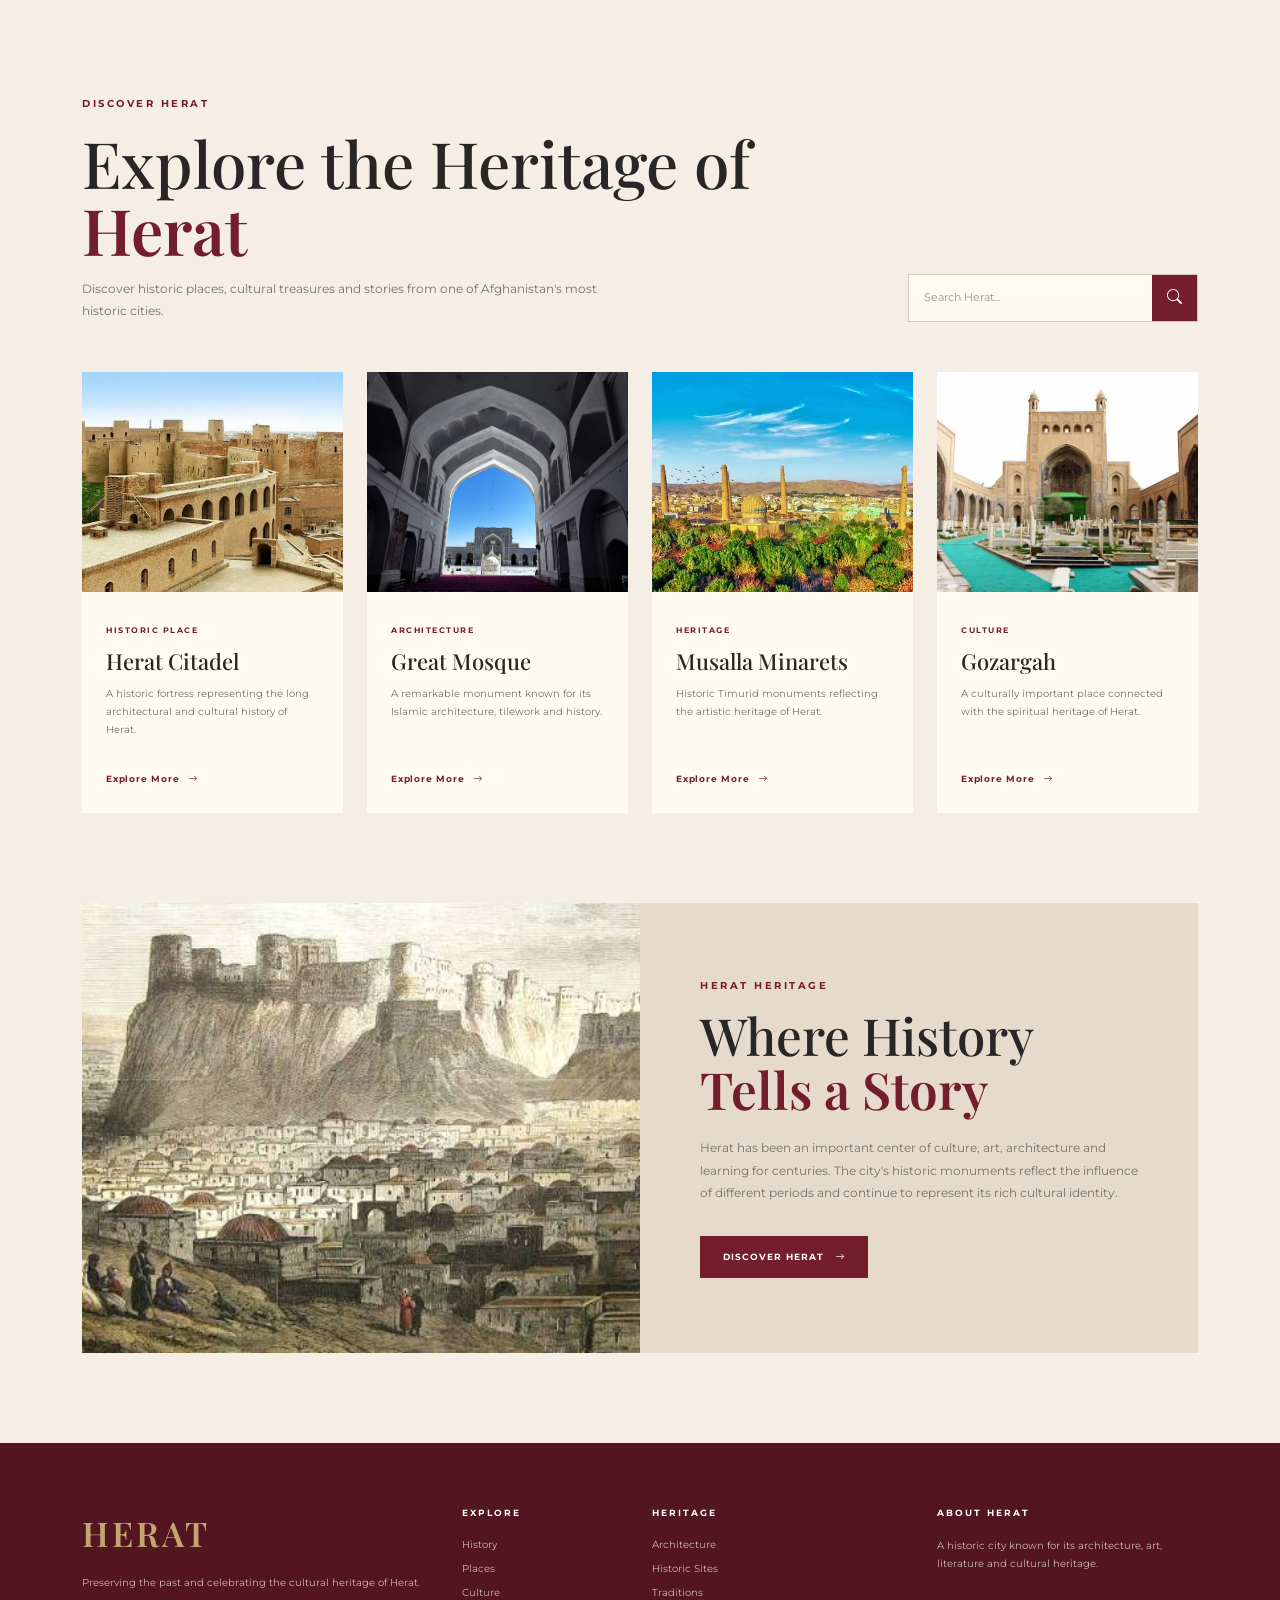
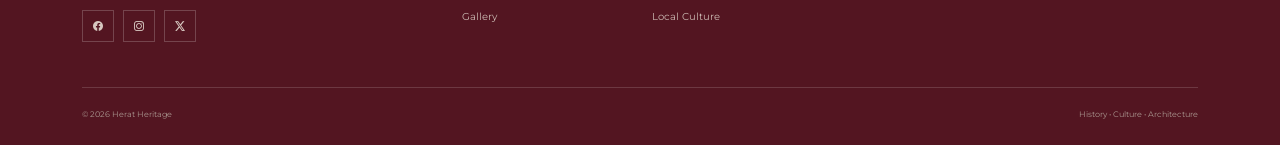
<file: heritage-living1-main/index.html>
<!DOCTYPE html>
<html lang="en">
<head>
    <meta charset="UTF-8">
    <meta name="viewport" content="width=device-width, initial-scale=1.0">

    <title>Herat Heritage</title>

    <link href="https://cdn.jsdelivr.net/npm/bootstrap@5.3.3/dist/css/bootstrap.min.css" rel="stylesheet">

    <link rel="stylesheet" href="https://cdn.jsdelivr.net/npm/bootstrap-icons@1.13.1/font/bootstrap-icons.min.css">

    <link rel="preconnect" href="https://fonts.googleapis.com">
    <link rel="preconnect" href="https://fonts.gstatic.com" crossorigin>

    <link href="https://fonts.googleapis.com/css2?family=Montserrat:wght@400;500;600;700&family=Playfair+Display:wght@500;600;700&display=swap" rel="stylesheet">

    <link rel="stylesheet" href="style.css">
</head>

<body>

<section class="herat-section">

    <div class="container">

        <div class="section-heading">

            <div class="heading-content">
                <span class="section-tag">DISCOVER HERAT</span>

                <h1>
                    Explore the Heritage of
                    <strong>Herat</strong>
                </h1>

                <p>
                    Discover historic places, cultural treasures and stories
                    from one of Afghanistan's most historic cities.
                </p>
            </div>

            <form class="search-box">
                <input
                    type="search"
                    placeholder="Search Herat..."
                    aria-label="Search Herat">

                <button type="submit" aria-label="Search">
                    <i class="bi bi-search"></i>
                </button>
            </form>

        </div>


        <div class="row g-4 places-row">

            <div class="col-sm-6 col-lg-3">

                <article class="place-card">

                    <div class="place-image">
                        <img
                            src="images/citadel.jpg"
                            alt="Herat Citadel">
                    </div>

                    <div class="place-content">

                        <span class="place-category">
                            HISTORIC PLACE
                        </span>

                        <h2>Herat Citadel</h2>

                        <p>
                            A historic fortress representing the long
                            architectural and cultural history of Herat.
                        </p>

                        <a href="#">
                            Explore More
                            <i class="bi bi-arrow-right"></i>
                        </a>

                    </div>

                </article>

            </div>


            <div class="col-sm-6 col-lg-3">

                <article class="place-card">

                    <div class="place-image">
                        <img
                            src="images/mosque.jpg.jfif"
                            alt="Great Mosque of Herat">
                    </div>

                    <div class="place-content">

                        <span class="place-category">
                            ARCHITECTURE
                        </span>

                        <h2>Great Mosque</h2>

                        <p>
                            A remarkable monument known for its Islamic
                            architecture, tilework and history.
                        </p>

                        <a href="#">
                            Explore More
                            <i class="bi bi-arrow-right"></i>
                        </a>

                    </div>

                </article>

            </div>


            <div class="col-sm-6 col-lg-3">

                <article class="place-card">

                    <div class="place-image">
                        <img
                            src="images/minarets.jpg.jfif"
                            alt="Musalla Minarets">
                    </div>

                    <div class="place-content">

                        <span class="place-category">
                            HERITAGE
                        </span>

                        <h2>Musalla Minarets</h2>

                        <p>
                            Historic Timurid monuments reflecting the
                            artistic heritage of Herat.
                        </p>

                        <a href="#">
                            Explore More
                            <i class="bi bi-arrow-right"></i>
                        </a>

                    </div>

                </article>

            </div>


            <div class="col-sm-6 col-lg-3">

                <article class="place-card">

                    <div class="place-image">
                        <img
                            src="images/images (1).jfif"
                            alt="Gozargah in Herat">
                    </div>

                    <div class="place-content">

                        <span class="place-category">
                            CULTURE
                        </span>

                        <h2>Gozargah</h2>

                        <p>
                            A culturally important place connected with
                            the spiritual heritage of Herat.
                        </p>

                        <a href="#">
                            Explore More
                            <i class="bi bi-arrow-right"></i>
                        </a>

                    </div>

                </article>

            </div>

        </div>


        <div class="history-block">

            <div class="history-image">

                <img
                    src="images/herat-history.jfif"
                    alt="Historical architecture of Herat">

            </div>


            <div class="history-content">

                <span class="section-tag">
                    HERAT HERITAGE
                </span>

                <h2>
                    Where History
                    <strong>Tells a Story</strong>
                </h2>

                <p>
                    Herat has been an important center of culture, art,
                    architecture and learning for centuries. The city's
                    historic monuments reflect the influence of different
                    periods and continue to represent its rich cultural
                    identity.
                </p>

                <a href="#" class="discover-button">
                    DISCOVER HERAT
                    <i class="bi bi-arrow-right"></i>
                </a>

            </div>

        </div>

    </div>


    <footer class="herat-footer">

        <div class="container">

            <div class="row g-4">

                <div class="col-lg-4">

                    <div class="footer-logo">
                        HERAT
                    </div>

                    <p>
                        Preserving the past and celebrating the cultural
                        heritage of Herat.
                    </p>

                    <div class="social-icons">

                        <a href="#" aria-label="Facebook">
                            <i class="bi bi-facebook"></i>
                        </a>

                        <a href="#" aria-label="Instagram">
                            <i class="bi bi-instagram"></i>
                        </a>

                        <a href="#" aria-label="Twitter">
                            <i class="bi bi-twitter-x"></i>
                        </a>

                    </div>

                </div>


                <div class="col-6 col-lg-2">

                    <h3>EXPLORE</h3>

                    <a href="#">History</a>
                    <a href="#">Places</a>
                    <a href="#">Culture</a>
                    <a href="#">Gallery</a>

                </div>


                <div class="col-6 col-lg-3">

                    <h3>HERITAGE</h3>

                    <a href="#">Architecture</a>
                    <a href="#">Historic Sites</a>
                    <a href="#">Traditions</a>
                    <a href="#">Local Culture</a>

                </div>


                <div class="col-lg-3">

                    <h3>ABOUT HERAT</h3>

                    <p>
                        A historic city known for its architecture,
                        art, literature and cultural heritage.
                    </p>

                </div>

            </div>


            <div class="footer-bottom">

                <span>
                    © 2026 Herat Heritage
                </span>

                <span>
                    History • Culture • Architecture
                </span>

            </div>

        </div>

    </footer>

</section>


<script src="https://cdn.jsdelivr.net/npm/bootstrap@5.3.3/dist/js/bootstrap.bundle.min.js"></script>

</body>
</html>
</file>
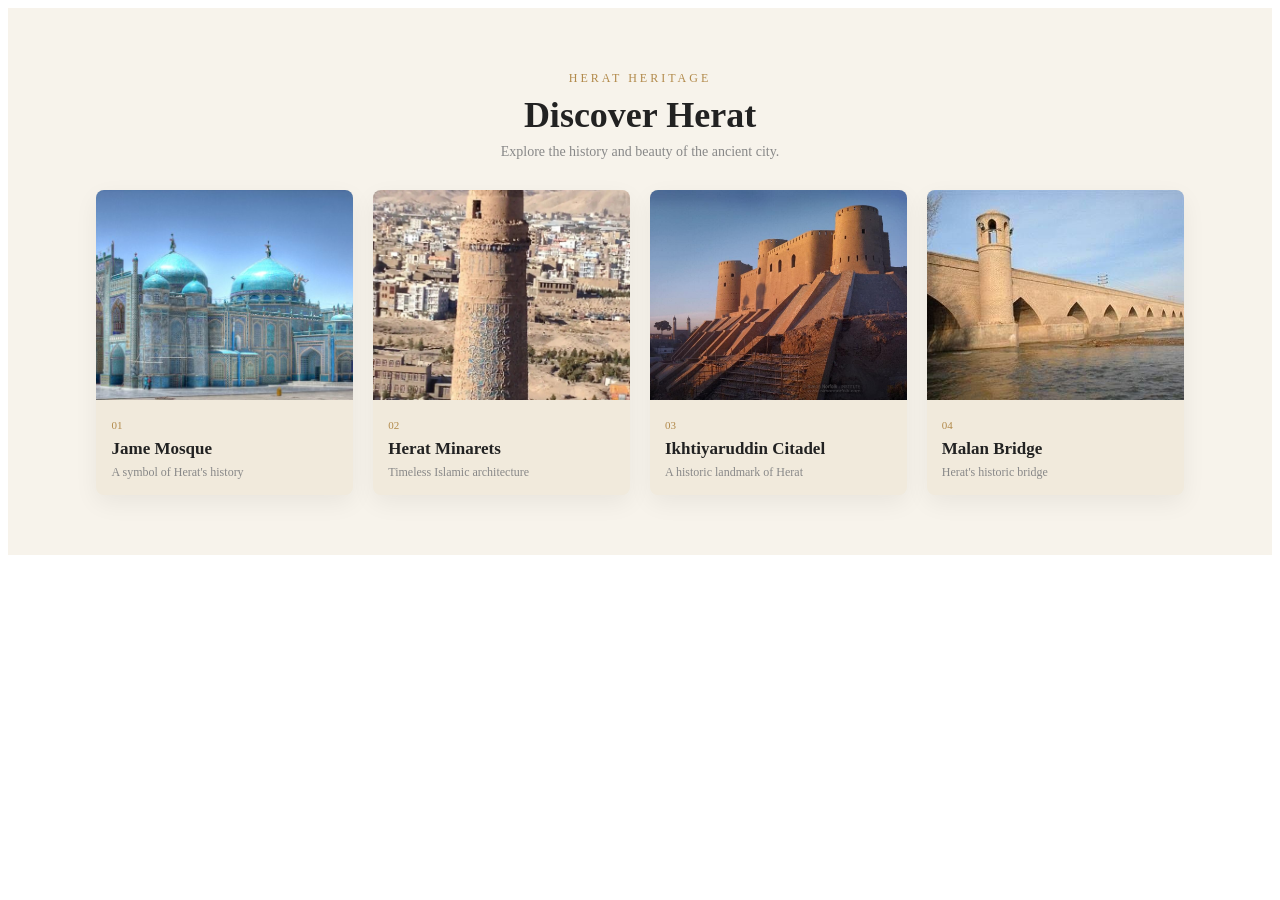
<file: marjan.html>
<!DOCTYPE html>
<html lang="en">
<head>
    <meta charset="UTF-8">
    <meta name="viewport" content="width=device-width, initial-scale=1.0">
    <title>Document</title>

    <link rel="stylesheet" href="marjan.css">
</head>
<body>

    
   <section class="heritage-section">

    <div class="heritage-heading">
        <span>HERAT HERITAGE</span>
        <h2>Discover Herat</h2>
        <p>Explore the history and beauty of the ancient city.</p>
    </div>

     <div class="heritage-cards">

        <div class="heritage-card">
            <img src="images/mosque.jpg" alt="Jame Mosque">
            <div class="heritage-text">
                <span>01</span>
                <h3>Jame Mosque</h3>
                <p>A symbol of Herat's history</p>
            </div>
        </div> 

        <div class="heritage-card">
             <img src="images/mi.jpg" alt="Herat Minarets">
            <div class="heritage-text">
                <span>02</span>
                <h3>Herat Minarets</h3>
                <p>Timeless Islamic architecture</p>
            </div>
        </div> 

         <div class="heritage-card">
            <img src="images/second catediral.jpg" alt="Ikhtiyaruddin Citadel">
            <div class="heritage-text">
                <span>03</span>
                <h3>Ikhtiyaruddin Citadel</h3>
                <p>A historic landmark of Herat</p>
            </div>
        </div> 

         <div class="heritage-card">
            <img src="images/malanbridge.jpg" alt="Malan Bridge">
            <div class="heritage-text">
                <span>04</span>
                <h3>Malan Bridge</h3>
                <p>Herat's historic bridge</p>
            </div>
        </div>

    </div> 

</section>
</body>
</html>
</file>
<file: heritage-living1-main/style.css>
:root {
    --cream: #f4eee4;
    --cream-dark: #e5dacb;
    --white: #fffaf2;
    --wine: #741d2d;
    --wine-dark: #531521;
    --gold: #c3a66d;
    --dark: #292626;
    --gray: #77716a;
}

* {
    box-sizing: border-box;
}

html {
    scroll-behavior: smooth;
}

body {
    margin: 0;
}

.herat-section {
    background: var(--cream);
    color: var(--dark);
    font-family: "Montserrat", sans-serif;
    overflow: hidden;
}

.section-heading {
    padding: 90px 0 50px;
    display: flex;
    align-items: end;
    justify-content: space-between;
    gap: 40px;
}

.section-tag {
    color: var(--wine);
    font-size: 10px;
    font-weight: 700;
    letter-spacing: 2.5px;
}

.heading-content h1 {
    max-width: 700px;
    margin: 15px 0;
    font-family: "Playfair Display", serif;
    font-size: clamp(40px, 5vw, 64px);
    line-height: 1.05;
}

.heading-content h1 strong {
    color: var(--wine);
    font-weight: 600;
}

.heading-content p {
    max-width: 560px;
    margin: 0;
    color: var(--gray);
    font-size: 12px;
    line-height: 1.8;
}

.search-box {
    width: 290px;
    min-width: 290px;
    height: 48px;
    display: flex;
    background: var(--white);
    border: 1px solid #d5c8b6;
}

.search-box input {
    width: 100%;
    padding: 0 15px;
    border: 0;
    outline: 0;
    background: transparent;
    color: var(--dark);
    font-size: 11px;
}

.search-box input::placeholder {
    color: #999188;
}

.search-box button {
    width: 52px;
    border: 0;
    background: var(--wine);
    color: #fff;
    font-size: 15px;
    transition: 0.3s ease;
}

.search-box button:hover {
    background: var(--wine-dark);
}

.places-row {
    padding-bottom: 90px;
}

.place-card {
    height: 100%;
    background: var(--white);
    overflow: hidden;
    transition:
        transform 0.35s ease,
        box-shadow 0.35s ease;
}

.place-card:hover {
    transform: translateY(-8px);
    box-shadow: 0 18px 35px rgba(70, 43, 30, 0.14);
}

.place-image {
    height: 220px;
    overflow: hidden;
}

.place-image img {
    width: 100%;
    height: 100%;
    object-fit: cover;
    transition: transform 0.5s ease;
}

.place-card:hover .place-image img {
    transform: scale(1.07);
}

.place-content {
    padding: 24px;
}

.place-category {
    color: var(--wine);
    font-size: 8px;
    font-weight: 700;
    letter-spacing: 1.5px;
}

.place-content h2 {
    margin: 8px 0 11px;
    font-family: "Playfair Display", serif;
    font-size: 22px;
}

.place-content p {
    min-height: 62px;
    margin-bottom: 18px;
    color: var(--gray);
    font-size: 10px;
    line-height: 1.8;
}

.place-content a {
    color: var(--wine);
    text-decoration: none;
    font-size: 9px;
    font-weight: 700;
    letter-spacing: 0.8px;
}

.place-content a i {
    margin-left: 5px;
    transition: margin 0.2s ease;
}

.place-content a:hover i {
    margin-left: 9px;
}

.history-block {
    display: grid;
    grid-template-columns: 1fr 1fr;
    margin-bottom: 90px;
    background: var(--cream-dark);
}

.history-image {
    min-height: 450px;
}

.history-image img {
    width: 100%;
    height: 100%;
    object-fit: cover;
}

.history-content {
    display: flex;
    flex-direction: column;
    justify-content: center;
    padding: 60px;
}

.history-content h2 {
    margin: 16px 0 20px;
    font-family: "Playfair Display", serif;
    font-size: clamp(38px, 4vw, 54px);
    line-height: 1.05;
}

.history-content h2 strong {
    display: block;
    color: var(--wine);
    font-weight: 600;
}

.history-content p {
    max-width: 500px;
    color: var(--gray);
    font-size: 12px;
    line-height: 1.9;
}

.discover-button {
    width: fit-content;
    margin-top: 15px;
    padding: 14px 23px;
    background: var(--wine);
    color: #fff;
    text-decoration: none;
    font-size: 9px;
    font-weight: 700;
    letter-spacing: 1px;
    transition: 0.3s ease;
}

.discover-button:hover {
    background: var(--wine-dark);
    color: #fff;
    transform: translateY(-2px);
    transition: transform 0.3s ease, background 0.3s ease;
}

.discover-button i {
    margin-left: 7px;
}

.herat-footer {
    padding: 65px 0 25px;
    background: var(--wine-dark);
    color: #fff;
}

.footer-logo {
    margin-bottom: 15px;
    color: var(--gold);
    font-family: "Playfair Display", serif;
    font-size: 34px;
    font-weight: 600;
    letter-spacing: 3px;
}

.herat-footer h3 {
    margin-bottom: 18px;
    font-size: 9px;
    font-weight: 700;
    letter-spacing: 2px;
}

.herat-footer p {
    max-width: 340px;
    color: #cbb9b2;
    font-size: 10px;
    line-height: 1.8;
}

.herat-footer a {
    display: block;
    width: fit-content;
    margin-bottom: 9px;
    color: #cbb9b2;
    text-decoration: none;
    font-size: 10px;
    transition: 0.2s ease;
}

.herat-footer a:hover {
    color: #fff;
    transform: translateX(3px);
}

.social-icons {
    display: flex;
    gap: 9px;
    margin-top: 18px;
}

.social-icons a {
    width: 32px;
    height: 32px;
    margin: 0;
    display: flex;
    align-items: center;
    justify-content: center;
    border: 1px solid rgba(255,255,255,0.2);
    color: #d7c7c0;
    transition: 0.3s ease;
}

.social-icons a:hover {
    background: var(--gold);
    border-color: var(--gold);
    color: var(--wine-dark);
    transform: translateY(-3px);
}

.footer-bottom {
    display: flex;
    justify-content: space-between;
    gap: 15px;
    margin-top: 45px;
    padding-top: 20px;
    border-top: 1px solid rgba(255,255,255,0.15);
    color: #aa9790;
    font-size: 8px;
}

@media (max-width: 991px) {

    .section-heading {
        align-items: start;
        flex-direction: column;
    }

    .search-box {
        width: 100%;
        max-width: 400px;
    }

    .history-block {
        grid-template-columns: 1fr;
    }

    .history-image {
        min-height: 350px;
    }
}

@media (max-width: 575px) {

    .section-heading {
        padding-top: 65px;
    }

    .places-row {
        padding-bottom: 60px;
    }

    .place-image {
        height: 230px;
    }

    .history-image {
        min-height: 280px;
    }

    .history-content {
        padding: 38px 25px;
    }

    .history-block {
        margin-bottom: 60px;
    }

    .footer-bottom {
        flex-direction: column;
    }
}
@keyframes fadeUp {
    from {
        opacity: 0;
        transform: translateY(25px);
    }

    to {
        opacity: 1;
        transform: translateY(0);
    }
}

.place-card {
    animation: fadeUp 0.7s ease both;
}

.place-card:nth-child(2) {
    animation-delay: 0.1s;
    border-radius: 4px;
}

.place-card:nth-child(3) {
    animation-delay: 0.2s;
}

.place-card:nth-child(4) {
    animation-delay: 0.3s;
} .search-box {
    max-width: 100%;
}
</file>
<file: marjan.css>
.heritage-section {
    background: #f7f3eb;
    padding: 60px 7%;
}

/* عنوان */
.heritage-heading {
    text-align: center;
    margin-bottom: 30px;
}

.heritage-heading span {
    color: #b28a4b;
    font-size: 12px;
    letter-spacing: 3px;
}

.heritage-heading h2 {
    color: #222;
    font-size: 36px;
    margin: 8px 0;
}

.heritage-heading p {
    color: #888;
    font-size: 14px;
    margin: 0;
}


/* چهار کارت در یک ردیف */
.heritage-cards {
    display: flex;
    flex-direction: row;
    flex-wrap: nowrap;
    gap: 20px;
    width: 100%;
}


/* کارت */
.heritage-card {
    flex: 1 1 0;
    width: 25%;
    min-width: 0;
    background: #f1eadc;
    border-radius: 8px;
    overflow: hidden;
    box-shadow: 0 8px 25px rgba(0,0,0,0.06);
    transition: 0.4s ease;
}


/* عکس */
.heritage-card img {
    width: 100%;
    height: 210px;
    object-fit: cover;
    display: block;
    transition: 0.5s ease;
}


/* متن */
.heritage-text {
    padding: 15px;
}

.heritage-text span {
    color: #b28a4b;
    font-size: 11px;
}

.heritage-text h3 {
    color: #222;
    font-size: 17px;
    margin: 6px 0;
}

.heritage-text p {
    color: #888;
    font-size: 12px;
    margin: 0;
}


/* Hover */
.heritage-card:hover {
    transform: rotate(360deg);
}

.heritage-card:hover img {
    transform: scale(1.06);
}
</file>
